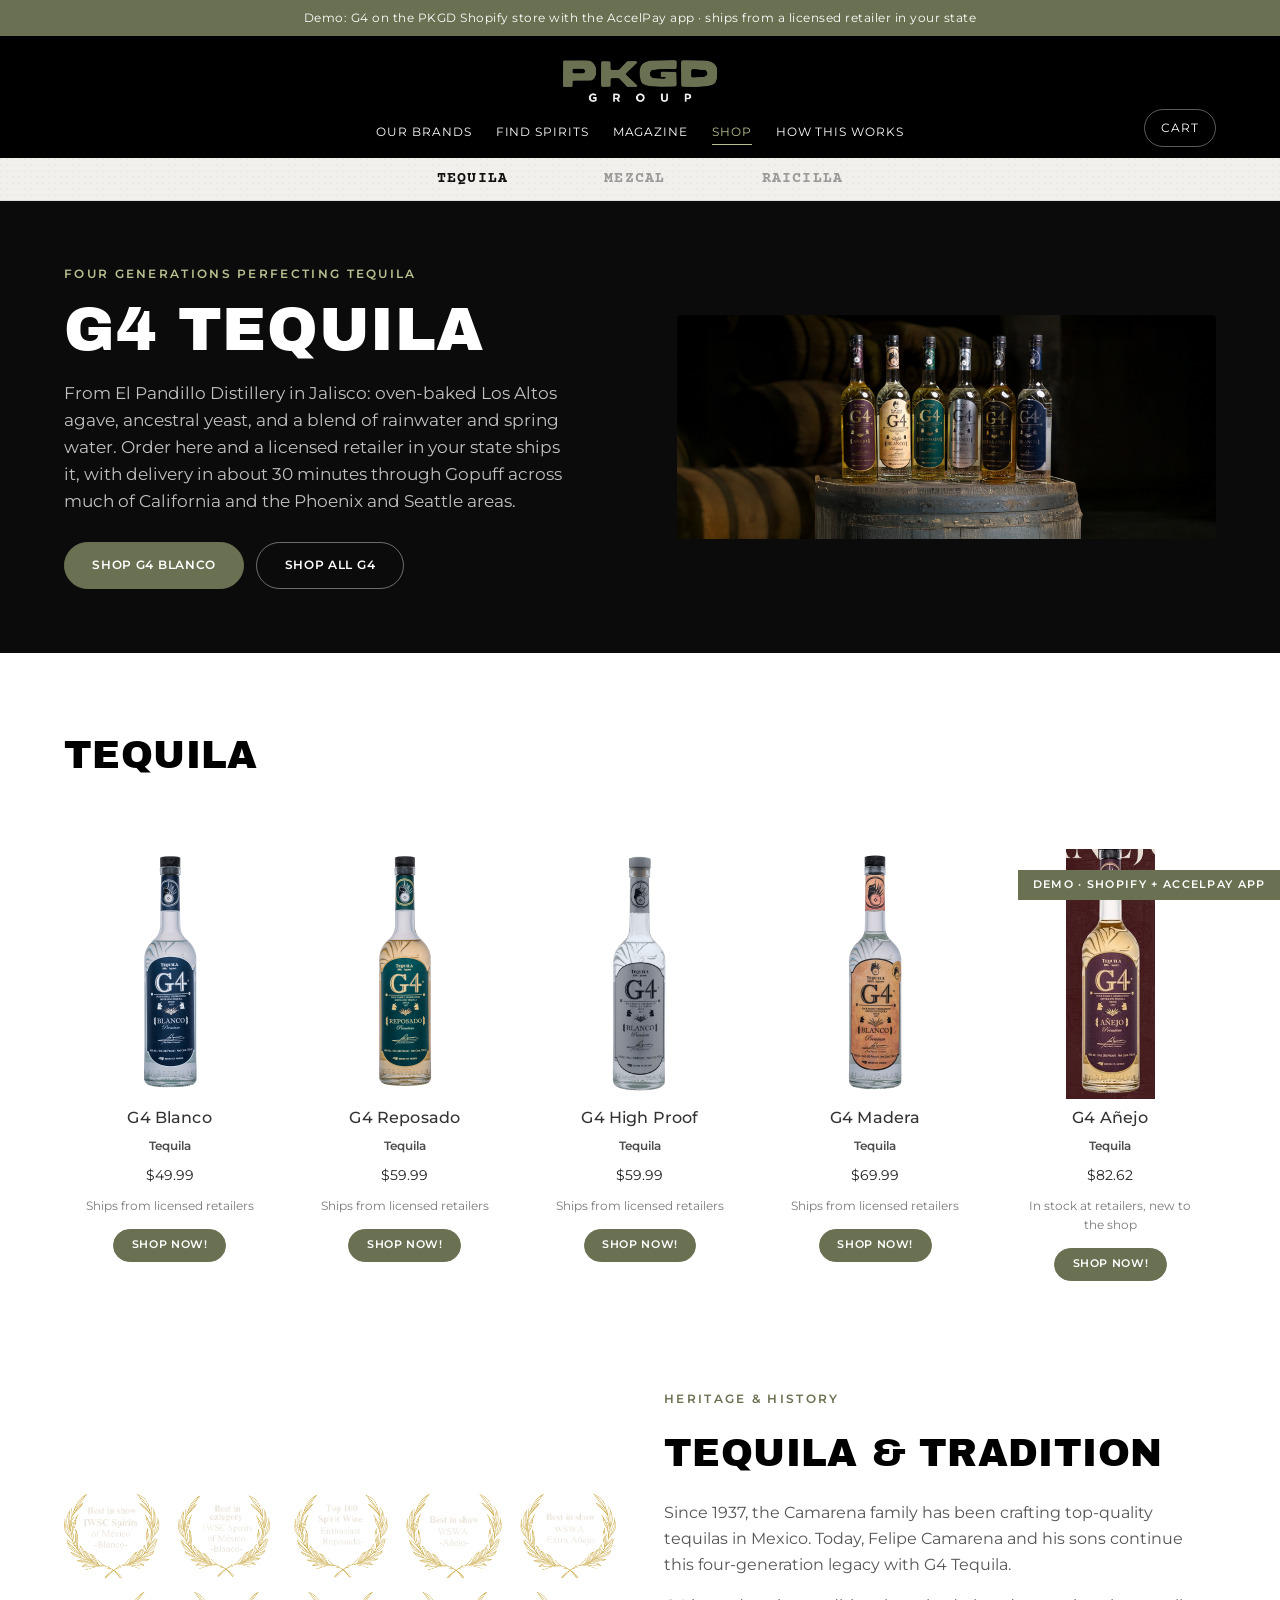
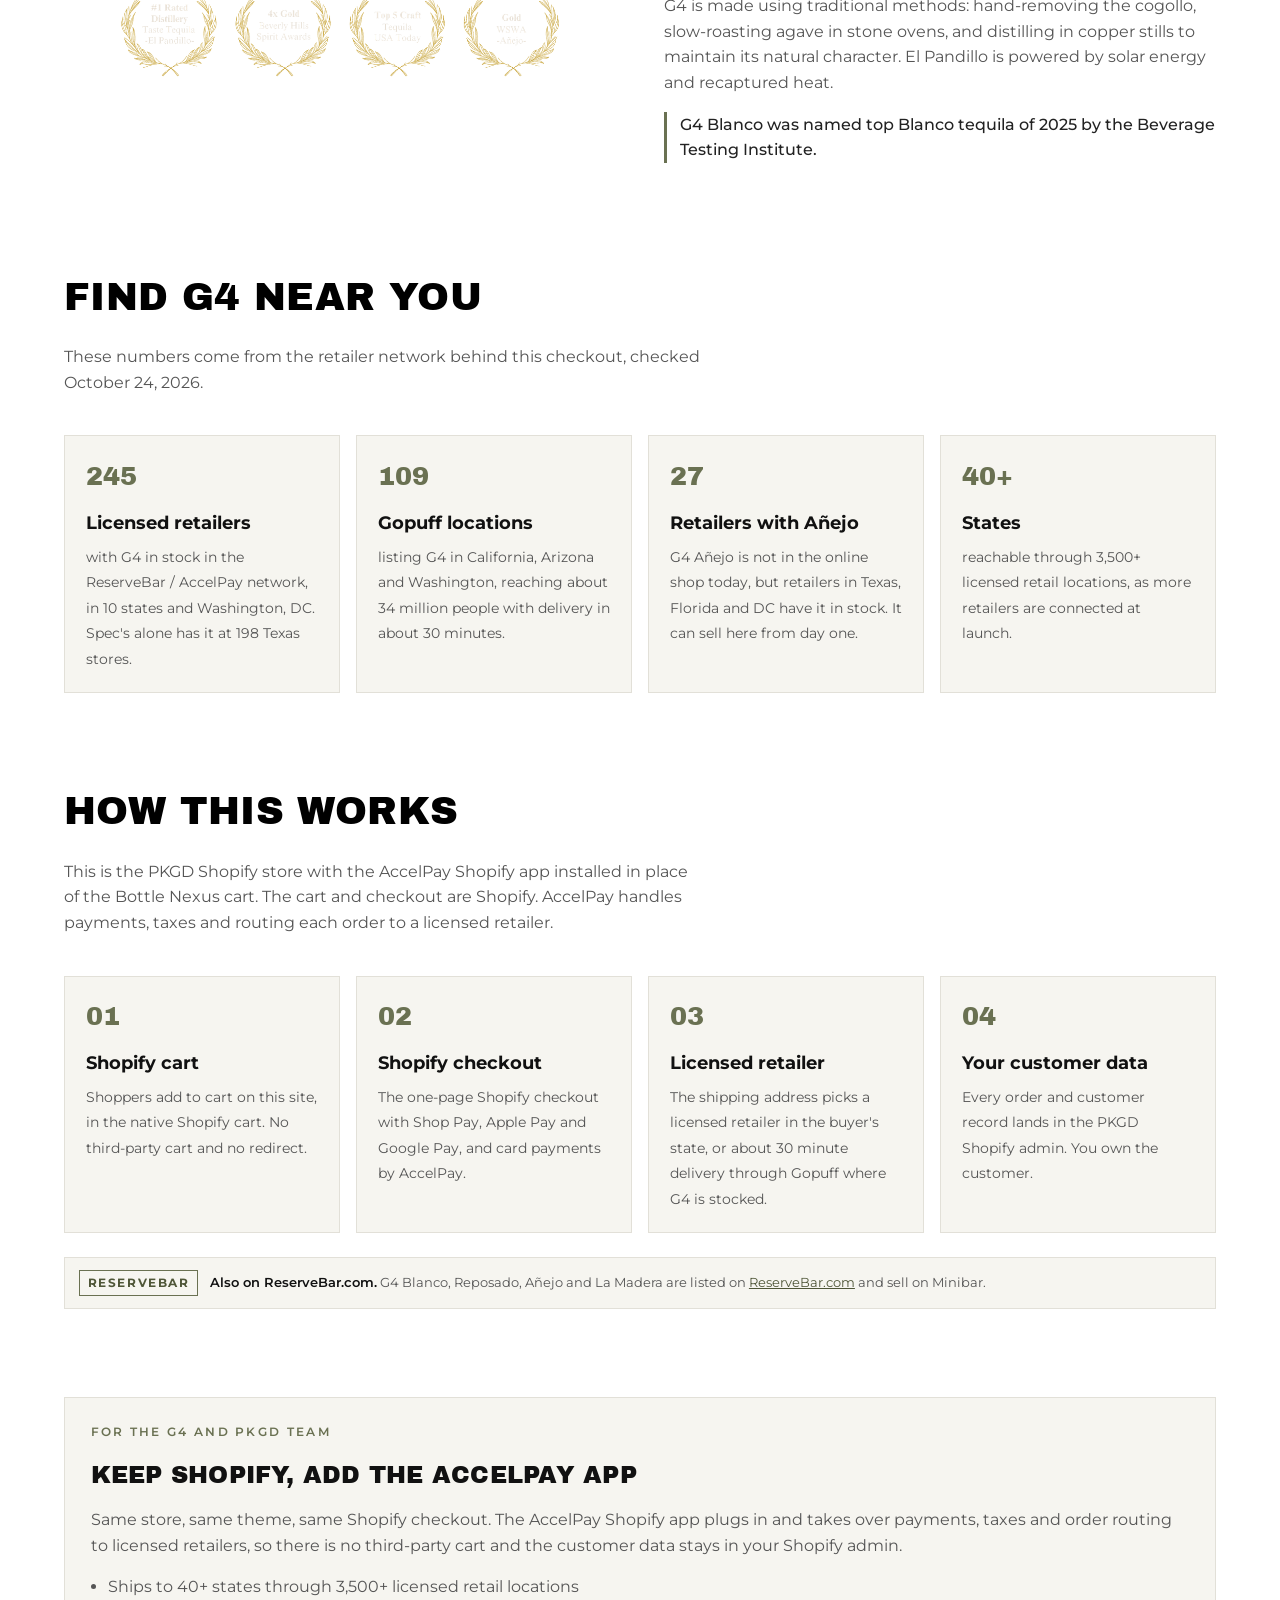
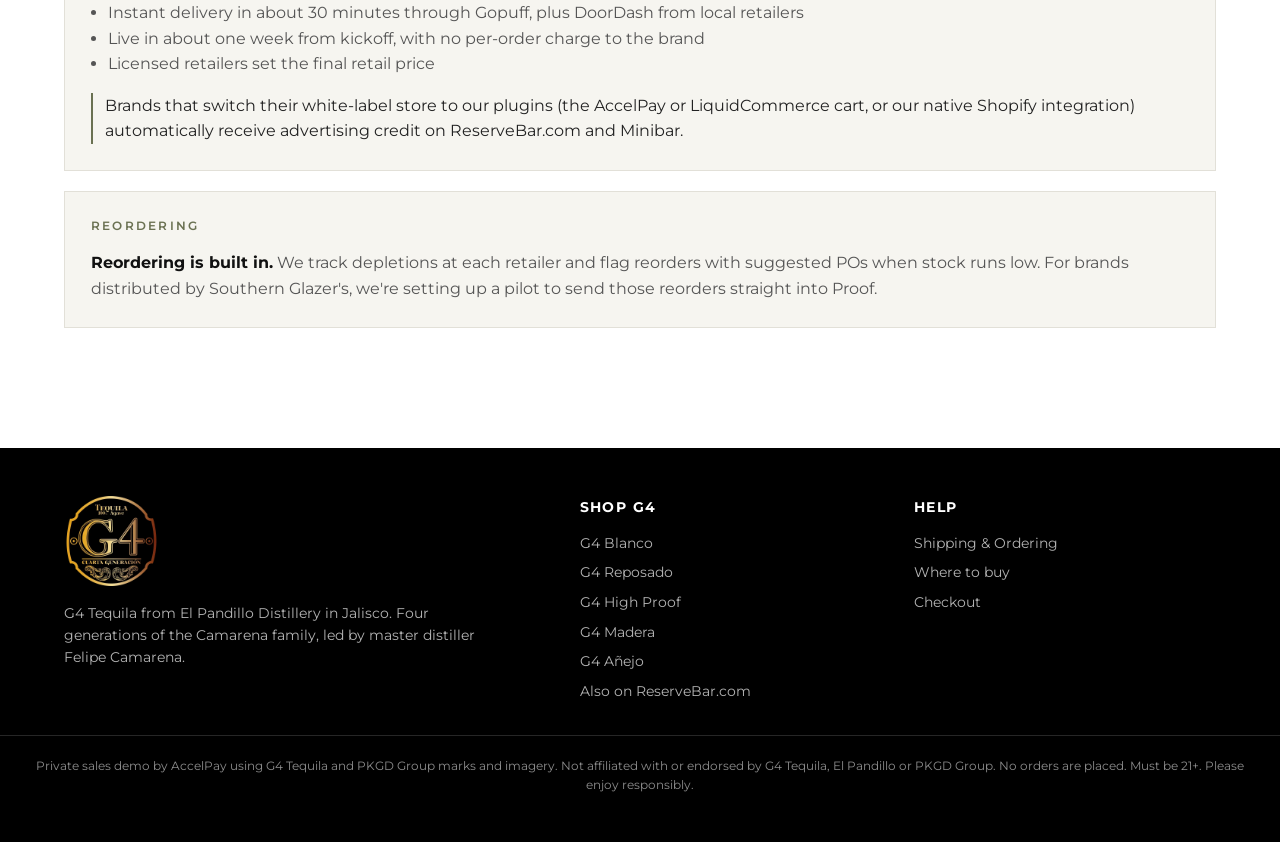
<file: index.html>
<!doctype html>
<html lang="en">
<head>
<meta charset="utf-8">
<meta name="viewport" content="width=device-width,initial-scale=1">
<title>G4 Tequila | PKGD Shop</title>
<meta name="robots" content="noindex,nofollow">
<link rel="icon" href="assets/pkgd-icon.png">
<link rel="preconnect" href="https://fonts.googleapis.com">
<link rel="preconnect" href="https://fonts.gstatic.com" crossorigin>
<link rel="stylesheet" href="https://fonts.googleapis.com/css2?family=Montserrat:wght@400;500;600;700&family=Archivo+Black&family=Courier+Prime:wght@700&display=swap">
<link rel="stylesheet" href="styles.css?v=1">
</head>
<body>
<div class="announce">Demo: G4 on the PKGD Shopify store with the AccelPay app &middot; ships from a licensed retailer in your state</div>
<header class="top">
  <div class="hdr">
    <a href="index.html" class="logo-link"><img class="logo" src="assets/pkgd-logo.png" alt="PKGD Group"></a>
    <nav class="main">
      <a href="index.html#story">Our brands</a>
      <a href="index.html#find">Find spirits</a>
      <a href="index.html#story">Magazine</a>
      <a href="index.html#shop" aria-current="page">Shop</a>
      <a href="index.html#how">How this works</a>
    </nav>
    <div class="hdr-actions">
      <button class="burger" id="burger" aria-label="Menu">&#9776;</button>
      <button class="cart-pill" data-cart-toggle aria-label="Open cart">
        <span class="lbl">Cart</span>
        <span class="count" data-cart-count hidden>0</span>
      </button>
    </div>
  </div>
  <div class="subnav"><a href="index.html#shop">Tequila</a><span>Mezcal</span><span>Raicilla</span></div>
</header>
<section class="hero">
  <div class="hero-inner">
    <div>
      <div class="eyebrow">Four generations perfecting tequila</div>
      <h1>G4 Tequila</h1>
      <p>From El Pandillo Distillery in Jalisco: oven-baked Los Altos agave, ancestral yeast, and a blend of rainwater and spring water. Order here and a licensed retailer in your state ships it, with delivery in about 30 minutes through Gopuff across much of California and the Phoenix and Seattle areas.</p>
      <div style="display:flex;gap:.75rem;flex-wrap:wrap">
        <a class="btn" href="product.html">Shop G4 Blanco</a>
        <a class="btn ghost" href="#shop">Shop all G4</a>
      </div>
    </div>
    <div class="shot"><img src="assets/hero-bottles.jpg" alt="G4 Tequila expressions on a barrel"></div>
  </div>
</section>

<section class="band" id="shop">
  <div class="section-head">
    <h2>Tequila</h2>
  </div>
  <div class="grid" id="collection-grid"></div>
</section>

<section class="band" id="story" style="padding-top:1rem">
  <div class="split">
    <img src="assets/group55.png" alt="G4 Tequila">
    <div>
      <div class="eyebrow">Heritage &amp; history</div>
      <h2 class="h2">Tequila &amp; tradition</h2>
      <p>Since 1937, the Camarena family has been crafting top-quality tequilas in Mexico. Today, Felipe Camarena and his sons continue this four-generation legacy with G4 Tequila.</p>
      <p>G4 is made using traditional methods: hand-removing the cogollo, slow-roasting agave in stone ovens, and distilling in copper stills to maintain its natural character. El Pandillo is powered by solar energy and recaptured heat.</p>
      <p class="award">G4 Blanco was named top Blanco tequila of 2025 by the Beverage Testing Institute.</p>
    </div>
  </div>
</section>

<section class="band" id="find" style="padding-top:1rem">
  <div class="section-head">
    <h2>Find G4 near you</h2>
    <p>These numbers come from the retailer network behind this checkout, checked October 24, 2026.</p>
  </div>
  <div class="how">
    <div class="step"><span class="n">245</span><b>Licensed retailers</b><span>with G4 in stock in the ReserveBar / AccelPay network, in 10 states and Washington, DC. Spec's alone has it at 198 Texas stores.</span></div>
    <div class="step"><span class="n">109</span><b>Gopuff locations</b><span>listing G4 in California, Arizona and Washington, reaching about 34 million people with delivery in about 30 minutes.</span></div>
    <div class="step"><span class="n">27</span><b>Retailers with Añejo</b><span>G4 Añejo is not in the online shop today, but retailers in Texas, Florida and DC have it in stock. It can sell here from day one.</span></div>
    <div class="step"><span class="n">40+</span><b>States</b><span>reachable through 3,500+ licensed retail locations, as more retailers are connected at launch.</span></div>
  </div>
</section>

<section class="band" id="how" style="padding-top:1rem">
  <div class="section-head">
    <h2>How this works</h2>
    <p>This is the PKGD Shopify store with the AccelPay Shopify app installed in place of the Bottle Nexus cart. The cart and checkout are Shopify. AccelPay handles payments, taxes and routing each order to a licensed retailer.</p>
  </div>
  <div class="how">
    <div class="step"><span class="n">01</span><b>Shopify cart</b><span>Shoppers add to cart on this site, in the native Shopify cart. No third-party cart and no redirect.</span></div>
    <div class="step"><span class="n">02</span><b>Shopify checkout</b><span>The one-page Shopify checkout with Shop Pay, Apple Pay and Google Pay, and card payments by AccelPay.</span></div>
    <div class="step"><span class="n">03</span><b>Licensed retailer</b><span>The shipping address picks a licensed retailer in the buyer's state, or about 30 minute delivery through Gopuff where G4 is stocked.</span></div>
    <div class="step"><span class="n">04</span><b>Your customer data</b><span>Every order and customer record lands in the PKGD Shopify admin. You own the customer.</span></div>
  </div>
  <div class="rb-note" style="margin-top:1.5rem"><span class="rb-mark">ReserveBar</span><span><b>Also on ReserveBar.com.</b> G4 Blanco, Reposado, Añejo and La Madera are listed on <a href="https://www.reservebar.com/collections/g4-tequila" target="_blank" rel="noopener">ReserveBar.com</a> and sell on Minibar.</span></div>
</section>

<section class="band" style="padding-top:1rem">
  <div class="panel">
    <div class="eyebrow">For the G4 and PKGD team</div>
    <h2>Keep Shopify, add the AccelPay app</h2>
    <p style="margin:0 0 1rem">Same store, same theme, same Shopify checkout. The AccelPay Shopify app plugs in and takes over payments, taxes and order routing to licensed retailers, so there is no third-party cart and the customer data stays in your Shopify admin.</p>
    <ul style="margin:0 0 1rem;padding-left:1.1rem">
      <li>Ships to 40+ states through 3,500+ licensed retail locations</li>
      <li>Instant delivery in about 30 minutes through Gopuff, plus DoorDash from local retailers</li>
      <li>Live in about one week from kickoff, with no per-order charge to the brand</li>
      <li>Licensed retailers set the final retail price</li>
    </ul>
    <p class="credit">Brands that switch their white-label store to our plugins (the AccelPay or LiquidCommerce cart, or our native Shopify integration) automatically receive advertising credit on ReserveBar.com and Minibar.</p>
  </div>
  <div class="panel">
    <div class="eyebrow">Reordering</div>
    <p style="margin:0"><b>Reordering is built in.</b> We track depletions at each retailer and flag reorders with suggested POs when stock runs low. For brands distributed by Southern Glazer's, we're setting up a pilot to send those reorders straight into Proof.</p>
  </div>
</section>
<footer class="site">
  <div class="ft">
    <div>
      <img src="assets/g4-logo.webp" alt="G4 Tequila" style="height:90px;width:auto">
      <p style="font-size:.86rem;margin-top:1rem;max-width:26rem;color:var(--muted)">G4 Tequila from El Pandillo Distillery in Jalisco. Four generations of the Camarena family, led by master distiller Felipe Camarena.</p>
    </div>
    <div><h4>Shop G4</h4><ul>
      <li><a href="product.html">G4 Blanco</a></li>
      <li><a href="product.html?p=g4-reposado">G4 Reposado</a></li>
      <li><a href="product.html?p=g4-high-proof">G4 High Proof</a></li>
      <li><a href="product.html?p=g4-madera">G4 Madera</a></li>
      <li><a href="product.html?p=g4-anejo">G4 Añejo</a></li>
      <li><a href="https://www.reservebar.com/collections/g4-tequila" target="_blank" rel="noopener">Also on ReserveBar.com</a></li></ul></div>
    <div><h4>Help</h4><ul>
      <li><a href="index.html#how">Shipping &amp; Ordering</a></li>
      <li><a href="index.html#find">Where to buy</a></li>
      <li><a href="checkout.html">Checkout</a></li></ul></div>
  </div>
  <div class="legal-row">
    Private sales demo by AccelPay using G4 Tequila and PKGD Group marks and imagery. Not affiliated with or endorsed by G4 Tequila, El Pandillo or PKGD Group.
    No orders are placed. Must be 21+. Please enjoy responsibly.
  </div>
</footer>

<div class="scrim" id="scrim"></div>
<aside class="drawer" id="drawer" aria-label="Your cart">
  <div class="dh"><h2>Your cart</h2><button class="x" id="drawer-close" aria-label="Close">&times;</button></div>
  <div class="cols"><span>Product</span><span>Total</span></div>
  <div class="items" id="drawer-items"></div>
  <div class="df" id="drawer-foot"></div>
</aside>
<div class="ribbon">Demo &middot; Shopify + AccelPay app</div>
<script src="app.js?v=1"></script>
<script>
(function () {
  var grid = document.getElementById('collection-grid');
  if (!grid || !window.G4Demo) return;
  var D = window.G4Demo, m = D.money;
  grid.innerHTML = D.order.map(function (k) {
    var p = D.catalog[k];
    var href = 'product.html' + (k === 'g4-tequila-blanco' ? '' : '?p=' + k);
    return '<a class="card" href="' + href + '"><div class="shot"><img src="' + p.image + '" alt="' + p.short + '"></div>' +
      '<h3>' + p.name + '</h3><span class="tag">' + p.tag + '</span>' +
      '<span class="price">' + m(p.price) + '</span>' +
      '<span class="avail">' + (p.shop ? 'Ships from licensed retailers' : 'In stock at retailers, new to the shop') + '</span>' +
      '<span class="btn sm" data-add="' + k + '">Shop now!</span></a>';
  }).join('');
  grid.querySelectorAll('[data-add]').forEach(function (b) {
    b.addEventListener('click', function (e) { e.preventDefault(); D.add(b.getAttribute('data-add'), 1); });
  });
})();
</script>
</body>
</html>
</file>
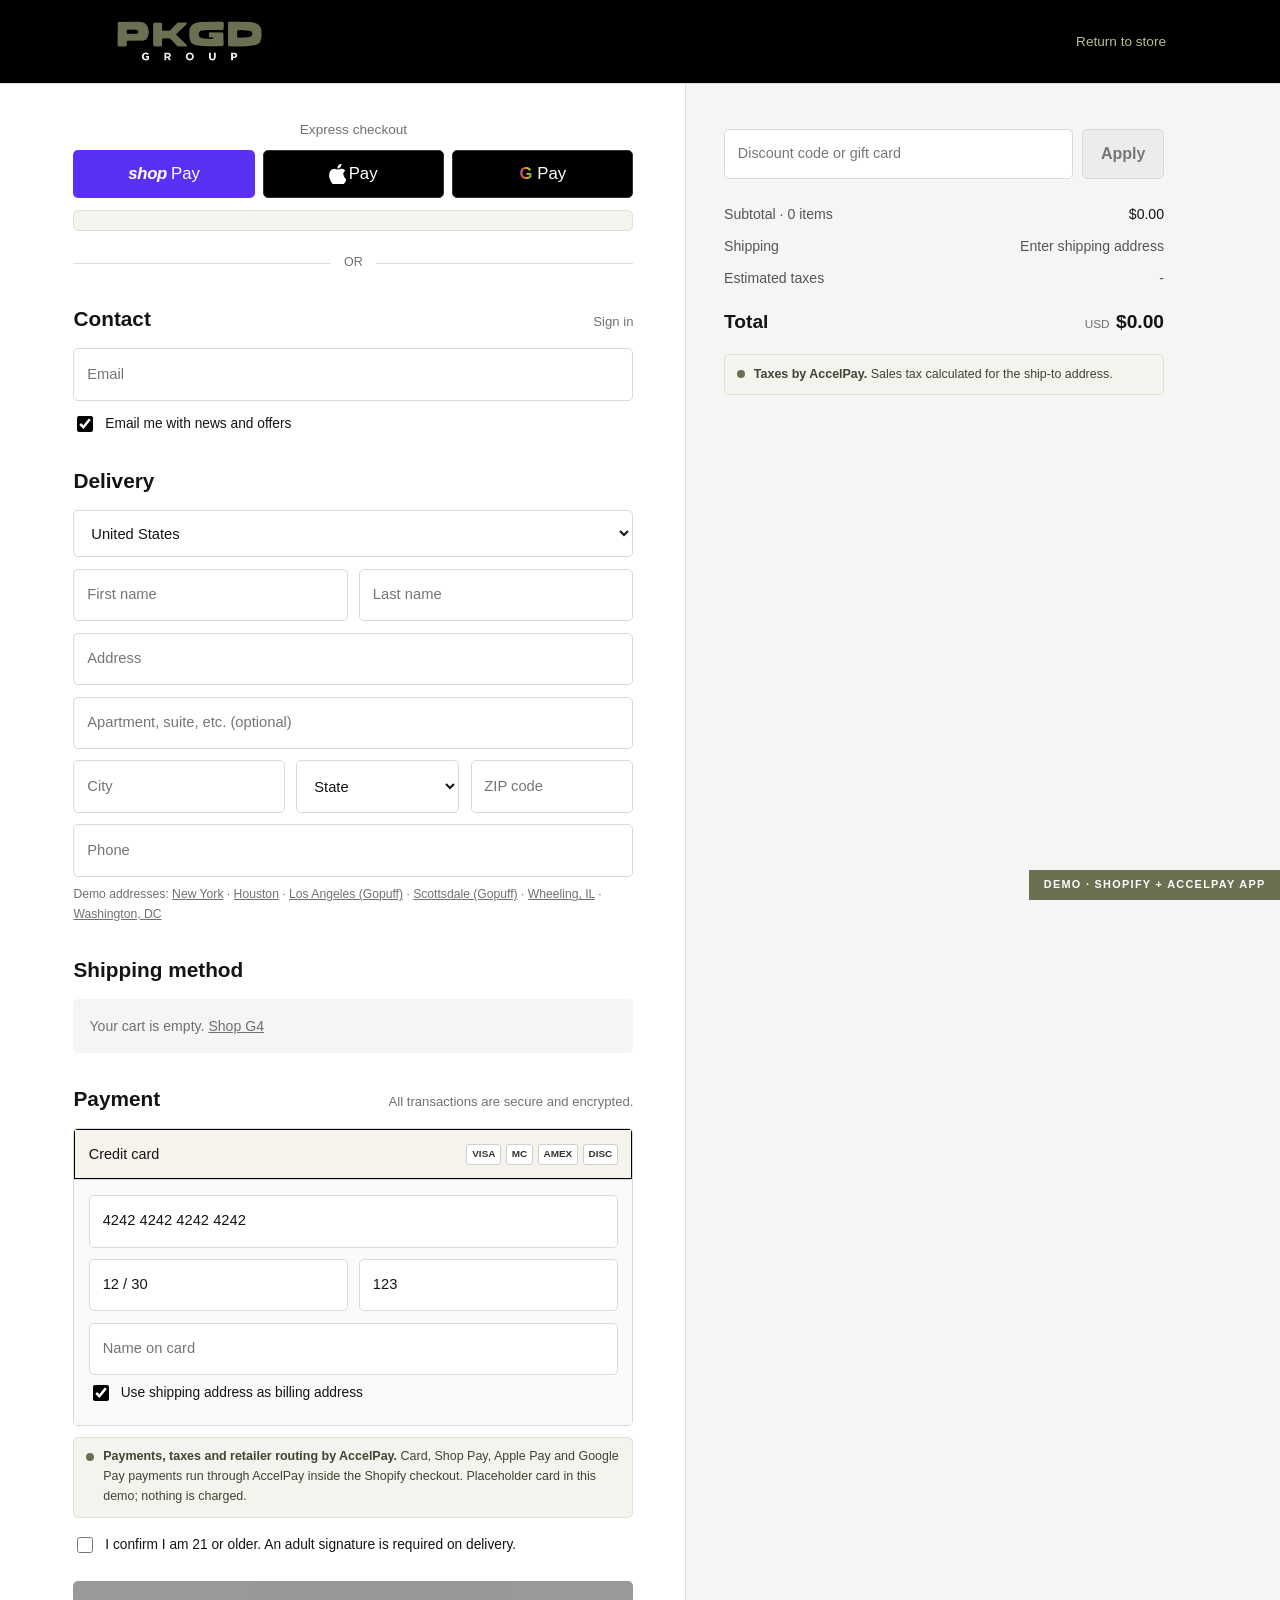
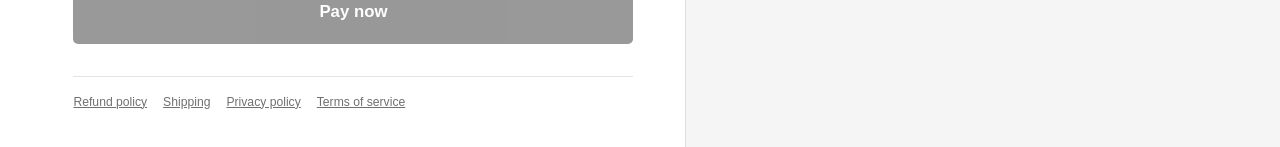
<file: checkout.html>
<!doctype html>
<html lang="en">
<head>
<meta charset="utf-8">
<meta name="viewport" content="width=device-width,initial-scale=1">
<title>Checkout | PKGD Shop</title>
<meta name="robots" content="noindex,nofollow">
<link rel="icon" href="assets/pkgd-icon.png">
<link rel="preconnect" href="https://fonts.googleapis.com">
<link rel="preconnect" href="https://fonts.gstatic.com" crossorigin>
<link rel="stylesheet" href="https://fonts.googleapis.com/css2?family=Montserrat:wght@400;500;600;700&family=Archivo+Black&family=Courier+Prime:wght@700&display=swap">
<link rel="stylesheet" href="styles.css?v=1">
</head>
<body class="co">
<div class="co-head"><div class="in">
  <a href="index.html"><img src="assets/pkgd-logo.png" alt="PKGD Group"></a>
  <a class="bag" href="index.html#shop">Return to store</a>
</div></div>

<div id="confirmed" hidden>
  <div class="thanks">
    <h1>Thank you!</h1>
    <p>This is a demo, so nothing was charged and no order was sent.</p>
    <p class="num" id="order-num"></p>
    <p id="order-by"></p>
    <p id="order-total"></p>
    <p style="font-size:.85rem">On the live store, this order and the customer record appear in the PKGD Shopify admin.</p>
    <a class="pay-btn" href="index.html" style="display:inline-block;width:auto;padding:.9rem 1.6rem;text-decoration:none">Continue shopping</a>
  </div>
</div>

<div id="checkout-view" class="checkout">
  <div class="co-left"><div class="inner">
    <form id="co-form" autocomplete="off">
      <div class="xp-title">Express checkout</div>
      <div id="xpay-top"></div>
      <div id="xpay-note" class="callout" hidden></div>
      <div class="or"><span>OR</span></div>
      <div class="co-h">Contact <small>Sign in</small></div>
      <input class="co-field" type="email" name="email" placeholder="Email" required>
      <label class="co-chk"><input type="checkbox" checked> Email me with news and offers</label>

      <div class="co-h">Delivery</div>
      <select class="co-field" aria-label="Country/Region"><option>United States</option></select>
      <div class="co-row">
        <input class="co-field" name="first" placeholder="First name" required>
        <input class="co-field" name="last" placeholder="Last name" required>
      </div>
      <input class="co-field" name="address1" placeholder="Address" required>
      <input class="co-field" name="address2" placeholder="Apartment, suite, etc. (optional)">
      <div class="co-row3">
        <input class="co-field" name="city" placeholder="City" required>
        <select class="co-field" id="state" aria-label="State" required><option value="">State</option>
          <option value="AL">Alabama</option><option value="AK">Alaska</option><option value="AZ">Arizona</option><option value="AR">Arkansas</option><option value="CA">California</option><option value="CO">Colorado</option><option value="CT">Connecticut</option><option value="DE">Delaware</option><option value="DC">District of Columbia</option><option value="FL">Florida</option><option value="GA">Georgia</option><option value="HI">Hawaii</option><option value="ID">Idaho</option><option value="IL">Illinois</option><option value="IN">Indiana</option><option value="IA">Iowa</option><option value="KS">Kansas</option><option value="KY">Kentucky</option><option value="LA">Louisiana</option><option value="ME">Maine</option><option value="MD">Maryland</option><option value="MA">Massachusetts</option><option value="MI">Michigan</option><option value="MN">Minnesota</option><option value="MS">Mississippi</option><option value="MO">Missouri</option><option value="MT">Montana</option><option value="NE">Nebraska</option><option value="NV">Nevada</option><option value="NH">New Hampshire</option><option value="NJ">New Jersey</option><option value="NM">New Mexico</option><option value="NY">New York</option><option value="NC">North Carolina</option><option value="ND">North Dakota</option><option value="OH">Ohio</option><option value="OK">Oklahoma</option><option value="OR">Oregon</option><option value="PA">Pennsylvania</option><option value="RI">Rhode Island</option><option value="SC">South Carolina</option><option value="SD">South Dakota</option><option value="TN">Tennessee</option><option value="TX">Texas</option><option value="UT">Utah</option><option value="VT">Vermont</option><option value="VA">Virginia</option><option value="WA">Washington</option><option value="WV">West Virginia</option><option value="WI">Wisconsin</option><option value="WY">Wyoming</option>
        </select>
        <input class="co-field" id="zip" name="zip" placeholder="ZIP code" inputmode="numeric" maxlength="5" required>
      </div>
      <input class="co-field" name="phone" placeholder="Phone" type="tel">
      <div style="font-size:.76rem;color:#707070;margin:-.2rem 0 .3rem">Demo addresses:
        <a href="#" data-fill="350 E 13th St|New York|10009" onclick="return false">New York</a> &middot;
        <a href="#" data-fill="1001 Westheimer Rd|Houston|77006" onclick="return false">Houston</a> &middot;
        <a href="#" data-fill="1200 Sunset Blvd|Los Angeles|90028" onclick="return false">Los Angeles (Gopuff)</a> &middot;
        <a href="#" data-fill="7014 E Camelback Rd|Scottsdale|85251" onclick="return false">Scottsdale (Gopuff)</a> &middot;
        <a href="#" data-fill="255 W Dundee Rd|Wheeling|60090" onclick="return false">Wheeling, IL</a> &middot;
        <a href="#" data-fill="1350 Connecticut Ave NW|Washington|20036" onclick="return false">Washington, DC</a>
      </div>

      <div class="co-h">Shipping method</div>
      <div id="rates"></div>

      <div class="co-h">Payment <small>All transactions are secure and encrypted.</small></div>
      <div class="pay-box">
        <div class="ph"><span>Credit card</span><span class="cards"><span>VISA</span><span>MC</span><span>AMEX</span><span>DISC</span></span></div>
        <div class="pb">
          <input class="co-field" placeholder="Card number" value="4242 4242 4242 4242" aria-label="Card number">
          <div class="co-row">
            <input class="co-field" placeholder="Expiration date (MM / YY)" value="12 / 30" aria-label="Expiration">
            <input class="co-field" placeholder="Security code" value="123" aria-label="Security code">
          </div>
          <input class="co-field" placeholder="Name on card" aria-label="Name on card" style="margin-bottom:.3rem">
          <label class="co-chk"><input type="checkbox" checked> Use shipping address as billing address</label>
        </div>
      </div>
      <div class="callout"><span class="dot"></span><span><b>Payments, taxes and retailer routing by AccelPay.</b> Card, Shop Pay, Apple Pay and Google Pay payments run through AccelPay inside the Shopify checkout. Placeholder card in this demo; nothing is charged.</span></div>
      <label class="co-chk" style="margin-top:1rem"><input type="checkbox" required> I confirm I am 21 or older. An adult signature is required on delivery.</label>
      <button class="pay-btn" id="pay" type="submit" disabled>Pay now</button>
      <div class="co-links"><a href="#">Refund policy</a><a href="#">Shipping</a><a href="#">Privacy policy</a><a href="#">Terms of service</a></div>
    </form>
  </div></div>
  <div class="co-right"><div class="inner" id="os"></div></div>
</div>
<div class="ribbon">Demo &middot; Shopify + AccelPay app</div>
<script src="app.js?v=1"></script>
<script>
(function () {
  if (!new URLSearchParams(location.search).get('confirmed')) return;
  var raw = null; try { raw = JSON.parse(sessionStorage.getItem('g4-order')); } catch (e) {}
  document.getElementById('checkout-view').hidden = true;
  document.getElementById('checkout-view').style.display = 'none';
  document.getElementById('confirmed').hidden = false;
  if (raw) {
    document.getElementById('order-num').textContent = 'Demo order ' + raw.n;
    document.getElementById('order-by').textContent = (raw.kind === 'delivery' ? 'Would be delivered by ' : 'Would be sold and shipped by ') + raw.by + ', a licensed retailer.';
    document.getElementById('order-total').textContent = 'Total $' + (raw.total / 100).toFixed(2) + ' USD';
  }
})();
</script>
</body>
</html>
</file>
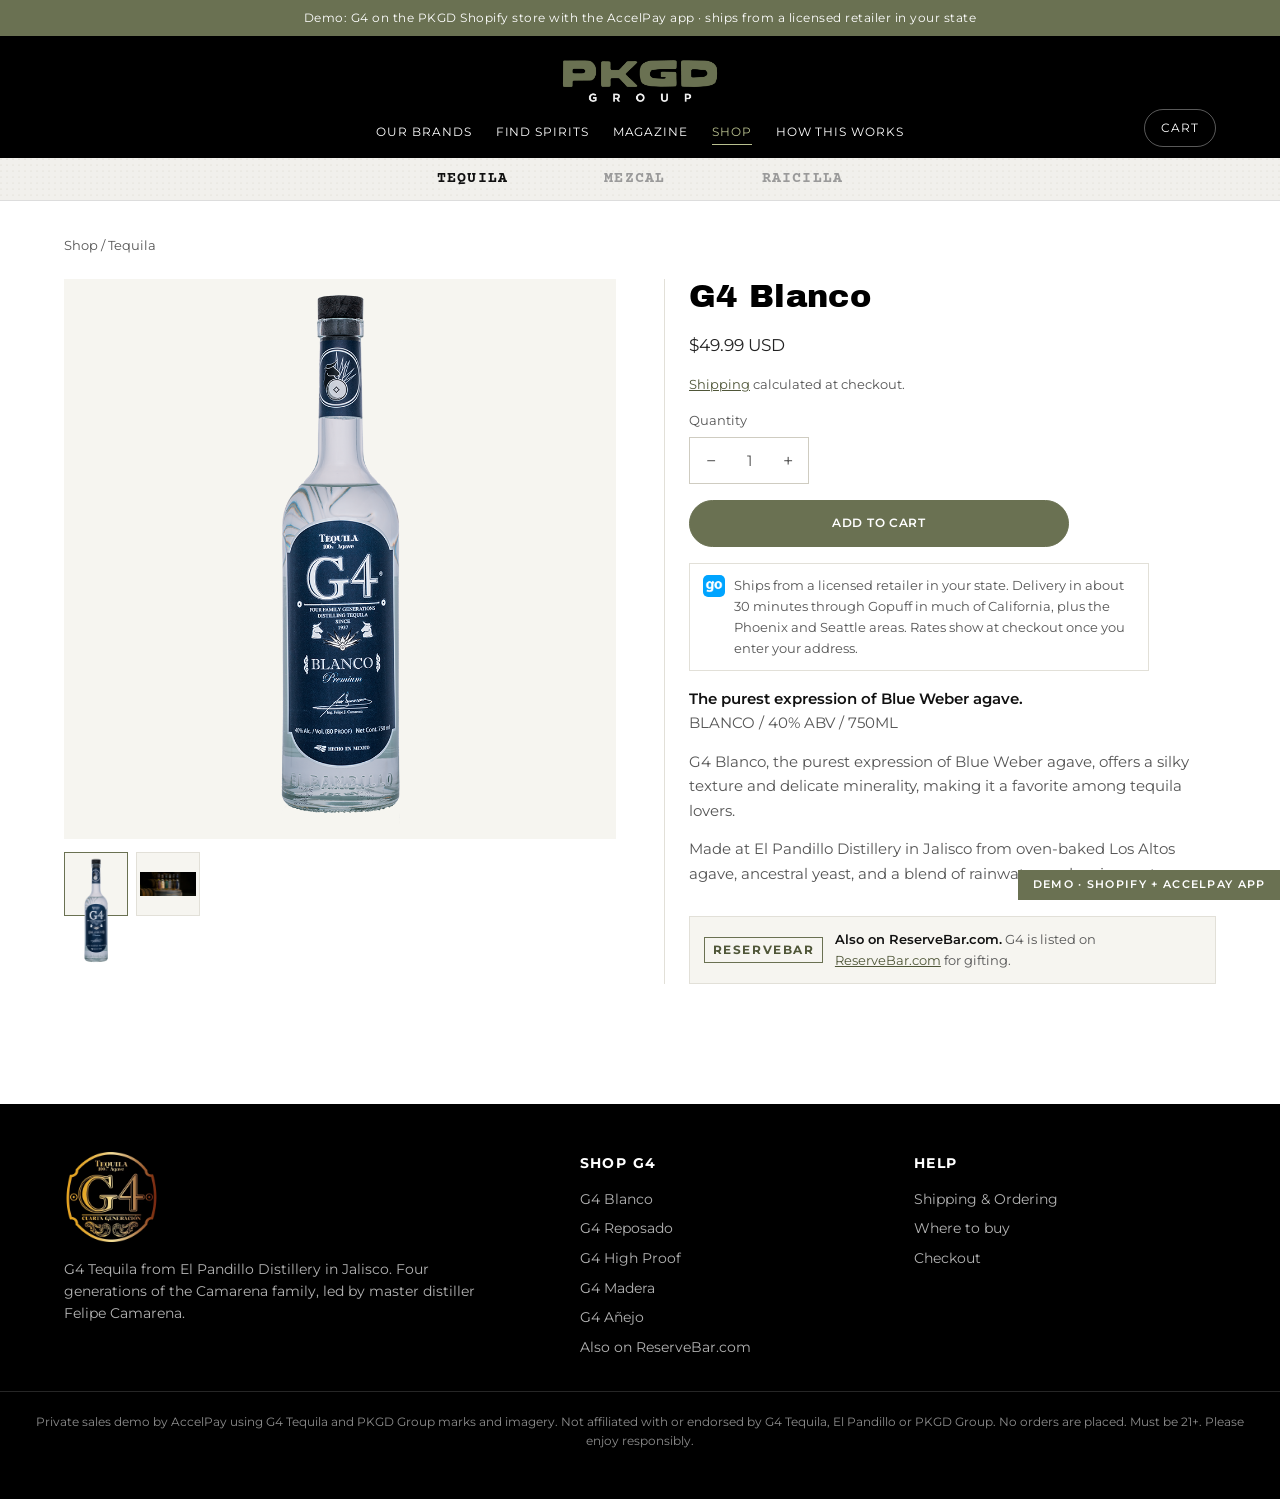
<file: product.html>
<!doctype html>
<html lang="en">
<head>
<meta charset="utf-8">
<meta name="viewport" content="width=device-width,initial-scale=1">
<title>G4 Blanco | PKGD Shop</title>
<meta name="robots" content="noindex,nofollow">
<link rel="icon" href="assets/pkgd-icon.png">
<link rel="preconnect" href="https://fonts.googleapis.com">
<link rel="preconnect" href="https://fonts.gstatic.com" crossorigin>
<link rel="stylesheet" href="https://fonts.googleapis.com/css2?family=Montserrat:wght@400;500;600;700&family=Archivo+Black&family=Courier+Prime:wght@700&display=swap">
<link rel="stylesheet" href="styles.css?v=1">
</head>
<body>
<div class="announce">Demo: G4 on the PKGD Shopify store with the AccelPay app &middot; ships from a licensed retailer in your state</div>
<header class="top">
  <div class="hdr">
    <a href="index.html" class="logo-link"><img class="logo" src="assets/pkgd-logo.png" alt="PKGD Group"></a>
    <nav class="main">
      <a href="index.html#story">Our brands</a>
      <a href="index.html#find">Find spirits</a>
      <a href="index.html#story">Magazine</a>
      <a href="index.html#shop" aria-current="page">Shop</a>
      <a href="index.html#how">How this works</a>
    </nav>
    <div class="hdr-actions">
      <button class="burger" id="burger" aria-label="Menu">&#9776;</button>
      <button class="cart-pill" data-cart-toggle aria-label="Open cart">
        <span class="lbl">Cart</span>
        <span class="count" data-cart-count hidden>0</span>
      </button>
    </div>
  </div>
  <div class="subnav"><a href="index.html#shop">Tequila</a><span>Mezcal</span><span>Raicilla</span></div>
</header>
<main class="band" style="padding-top:2.2rem">
  <div class="crumbs"><a href="index.html">Shop</a> / <a href="index.html#shop">Tequila</a></div>
  <div class="pdp" id="pdp" data-handle="g4-tequila-blanco"></div>
</main>
<script>
(function () { var p = new URLSearchParams(location.search).get('p'); if (p) document.getElementById('pdp').setAttribute('data-handle', p); })();
</script>
<footer class="site">
  <div class="ft">
    <div>
      <img src="assets/g4-logo.webp" alt="G4 Tequila" style="height:90px;width:auto">
      <p style="font-size:.86rem;margin-top:1rem;max-width:26rem;color:var(--muted)">G4 Tequila from El Pandillo Distillery in Jalisco. Four generations of the Camarena family, led by master distiller Felipe Camarena.</p>
    </div>
    <div><h4>Shop G4</h4><ul>
      <li><a href="product.html">G4 Blanco</a></li>
      <li><a href="product.html?p=g4-reposado">G4 Reposado</a></li>
      <li><a href="product.html?p=g4-high-proof">G4 High Proof</a></li>
      <li><a href="product.html?p=g4-madera">G4 Madera</a></li>
      <li><a href="product.html?p=g4-anejo">G4 Añejo</a></li>
      <li><a href="https://www.reservebar.com/collections/g4-tequila" target="_blank" rel="noopener">Also on ReserveBar.com</a></li></ul></div>
    <div><h4>Help</h4><ul>
      <li><a href="index.html#how">Shipping &amp; Ordering</a></li>
      <li><a href="index.html#find">Where to buy</a></li>
      <li><a href="checkout.html">Checkout</a></li></ul></div>
  </div>
  <div class="legal-row">
    Private sales demo by AccelPay using G4 Tequila and PKGD Group marks and imagery. Not affiliated with or endorsed by G4 Tequila, El Pandillo or PKGD Group.
    No orders are placed. Must be 21+. Please enjoy responsibly.
  </div>
</footer>

<div class="scrim" id="scrim"></div>
<aside class="drawer" id="drawer" aria-label="Your cart">
  <div class="dh"><h2>Your cart</h2><button class="x" id="drawer-close" aria-label="Close">&times;</button></div>
  <div class="cols"><span>Product</span><span>Total</span></div>
  <div class="items" id="drawer-items"></div>
  <div class="df" id="drawer-foot"></div>
</aside>
<div class="ribbon">Demo &middot; Shopify + AccelPay app</div>
<script src="app.js?v=1"></script>
</body>
</html>
</file>
<file: styles.css>
/* G4 Tequila x AccelPay demo storefront (PKGD Group Shopify store look).
   Base copied from the Le Portier demo; the G4 / PKGD overrides at the end of the
   file switch it to shop.pkgdgroup.com: black header, white page, olive (#6a7152)
   rounded buttons, heavy display headings, Montserrat body.

   The .lce-* classes mimic what the LiquidCommerce Elements SDK renders
   (product element, cart drawer, checkout). If the SDK is switched on later it
   renders inside a closed shadow root and these stop applying; keep the
   customTheme in elements-config.js in sync with these values. */

:root {
  --black:     #000000;
  --panel:     #0d0d0d;
  --panel-2:   #151515;
  --ink:       #f3f3f3;
  --muted:     rgba(243,243,243,.68);
  --muted-2:   rgba(243,243,243,.48);
  --line:      rgba(255,255,255,.14);
  --line-2:    rgba(255,255,255,.24);
  --gold:      #a58a56;
  --gold-hi:   #c2a56c;
  --gold-soft: rgba(165,138,86,.14);
  --green:     #6fbf8e;
  --red:       #e07a7a;

  --serif: "Times New Roman", Times, "Libre Caslon Text", Georgia, serif;
  --sans:  "Nunito Sans", -apple-system, BlinkMacSystemFont, "Helvetica Neue", Arial, sans-serif;
  --mono:  ui-monospace, SFMono-Regular, Menlo, monospace;
  --maxw:  1200px;
  --cart-glyph: url("data:image/svg+xml;utf8,<svg xmlns='http://www.w3.org/2000/svg' viewBox='0 0 24 24' fill='none' stroke='black' stroke-width='2' stroke-linecap='round' stroke-linejoin='round'><path d='M6 2 3 6v14a2 2 0 0 0 2 2h14a2 2 0 0 0 2-2V6l-3-4z'/><path d='M3 6h18'/><path d='M16 10a4 4 0 0 1-8 0'/></svg>");
}

* { box-sizing: border-box; }
html { scroll-behavior: smooth; }
body {
  margin: 0; background: var(--black); color: var(--ink);
  font-family: var(--sans); font-weight: 300; font-size: 16px; line-height: 1.6;
  letter-spacing: .02em; -webkit-font-smoothing: antialiased;
}
img { max-width: 100%; display: block; }
a { color: inherit; }
button { font: inherit; cursor: pointer; color: inherit; }
:focus-visible { outline: 2px solid var(--gold); outline-offset: 2px; }

/* ---------------------------------------------------------------- header */
.announce {
  background: #fff; color: #121212; text-align: center;
  font-family: var(--serif); font-size: .74rem; letter-spacing: .12em;
  text-transform: uppercase; padding: .5rem 1rem;
}
header.top { position: sticky; top: 0; z-index: 60; background: var(--black); border-bottom: 1px solid var(--line); }
.hdr { max-width: var(--maxw); margin: 0 auto; padding: .8rem 1.5rem; display: flex; align-items: center; gap: 2rem; }
.hdr img.logo { height: 62px; width: auto; }
nav.main { display: flex; gap: 1.5rem; flex-wrap: wrap; }
nav.main a {
  font-family: var(--serif); font-size: .82rem; letter-spacing: .06em; text-transform: uppercase;
  text-decoration: none; color: #fff; padding: .2rem 0; border-bottom: 1px solid transparent;
}
nav.main a:hover, nav.main a[aria-current] { color: var(--gold-hi); border-bottom-color: var(--gold); }
.hdr-actions { margin-left: auto; display: flex; align-items: center; gap: .75rem; }
.cart-pill {
  display: inline-flex; align-items: center; gap: .5rem; background: transparent;
  border: 1px solid var(--line-2); color: #fff; padding: .5rem 1rem;
  font-family: var(--serif); font-size: .78rem; letter-spacing: .08em; text-transform: uppercase;
}
.cart-pill:hover { border-color: var(--gold); color: var(--gold-hi); }
.cart-pill .count {
  background: var(--gold); color: #fff; min-width: 1.35rem; height: 1.35rem; border-radius: 999px;
  display: inline-grid; place-items: center; font-family: var(--mono); font-size: .7rem; padding: 0 .3rem;
}
.cart-pill .count[hidden] { display: none; }
.burger { display: none; background: none; border: none; font-size: 1.5rem; line-height: 1; color: #fff; }

/* ---------------------------------------------------------------- type + buttons */
.eyebrow { font-family: var(--sans); font-size: .72rem; font-weight: 600; letter-spacing: .2em; text-transform: uppercase; color: var(--gold-hi); margin-bottom: .9rem; }
h1, h2, h3 { font-family: var(--serif); font-weight: 400; letter-spacing: .03em; }
.rule { width: 190px; height: 2px; margin: 1.1rem auto 0; background: linear-gradient(90deg, transparent, var(--gold), transparent); }

.btn {
  display: inline-flex; align-items: center; justify-content: center; gap: .5rem;
  background: var(--gold); color: #fff; border: 1px solid var(--gold); border-radius: 0;
  padding: .8rem 1.7rem; font-family: var(--sans); font-weight: 600; font-size: .82rem;
  letter-spacing: .1em; text-transform: uppercase; text-decoration: none;
}
.btn:hover { background: var(--gold-hi); border-color: var(--gold-hi); }
.btn.ghost { background: transparent; color: #fff; border-color: var(--line-2); }
.btn.ghost:hover { border-color: var(--gold); color: var(--gold-hi); }
.btn:disabled { opacity: .4; cursor: not-allowed; }
.btn.block { width: 100%; }

/* ---------------------------------------------------------------- hero */
.hero { position: relative; overflow: hidden; border-bottom: 1px solid var(--line); }
.hero-inner { max-width: var(--maxw); margin: 0 auto; padding: 4rem 1.5rem; display: grid; grid-template-columns: 1.05fr 1fr; gap: 3rem; align-items: center; }
.hero h1 { font-size: clamp(2.3rem, 5.4vw, 3.8rem); line-height: 1.08; margin: 0 0 1rem; text-transform: uppercase; }
.hero p { color: var(--muted); font-size: 1.06rem; margin: 0 0 1.7rem; max-width: 32rem; }
.hero .shot img { width: 100%; max-height: 560px; object-fit: contain; }

/* ---------------------------------------------------------------- sections */
.band { max-width: var(--maxw); margin: 0 auto; padding: 4.5rem 1.5rem; }
.section-head { text-align: center; margin-bottom: 2.5rem; }
.section-head h2 { font-size: clamp(1.8rem, 4vw, 2.5rem); margin: 0; text-transform: uppercase; }
.section-head p { color: var(--muted); margin: 1rem auto 0; max-width: 40rem; }

.grid { display: grid; grid-template-columns: repeat(auto-fill, minmax(240px, 1fr)); gap: 1.5rem; }
.card {
  background: var(--panel); border: 1px solid var(--line); padding: 1.4rem 1.2rem 1.3rem;
  display: flex; flex-direction: column; gap: .55rem; text-align: center; text-decoration: none; color: inherit;
}
.card:hover { border-color: var(--gold); }
.card .shot { height: 250px; display: grid; place-items: center; overflow: hidden; }
.card .shot img { max-height: 250px; width: auto; object-fit: contain; }
.card h3 { font-size: 1.12rem; margin: 0; line-height: 1.25; text-transform: uppercase; min-height: 2.8rem; display: grid; place-items: center; }
.card .tag { font-size: .66rem; font-weight: 600; letter-spacing: .16em; text-transform: uppercase; color: var(--gold-hi); }
.card .price { font-family: var(--mono); font-size: .92rem; margin-top: auto; }
.card .avail { font-size: .76rem; color: var(--muted-2); }

.split { display: grid; grid-template-columns: 1fr 1fr; gap: 3rem; align-items: center; }
.split img { width: 100%; }
.split p { color: var(--muted); }

/* how it works */
.how { display: grid; grid-template-columns: repeat(4, 1fr); gap: 1rem; }
.how .step { border: 1px solid var(--line); padding: 1.3rem; background: var(--panel); }
.how .step b { display: block; font-family: var(--serif); font-weight: 400; font-size: 1.15rem; margin-bottom: .4rem; color: #fff; }
.how .step span { font-size: .88rem; color: var(--muted); }
.how .step .n { font-family: var(--mono); color: var(--gold-hi); font-size: .78rem; display: block; margin-bottom: .6rem; }

.rb-note {
  display: flex; align-items: center; gap: .75rem; border: 1px solid var(--line); background: var(--panel);
  padding: .7rem .9rem; font-size: .84rem; color: var(--muted);
}
.rb-note b { color: #fff; font-weight: 600; }
.rb-note a { color: var(--gold-hi); }
.rb-mark { font-family: var(--serif); font-size: .72rem; letter-spacing: .14em; text-transform: uppercase; border: 1px solid var(--gold); color: var(--gold-hi); padding: .2rem .45rem; white-space: nowrap; }

/* ---------------------------------------------------------------- product page (Shopify theme) */
.pdp { display: grid; grid-template-columns: minmax(0,1fr) minmax(0,1fr); gap: 3rem; align-items: start; }
.pdp .gallery { display: flex; flex-direction: column; gap: .8rem; min-width: 0; }
.pdp .gallery .main { background: #000; display: grid; place-items: center; min-height: 420px; }
.pdp .gallery .main img { max-height: 560px; width: auto; object-fit: contain; }
.pdp .thumbs { display: flex; gap: .5rem; }
.pdp .thumbs button { width: 64px; height: 64px; border: 1px solid var(--line); background: #000; padding: 3px; display: grid; place-items: center; }
.pdp .thumbs button[aria-selected="true"] { border-color: var(--gold); }
.pdp .thumbs img { max-height: 100%; width: auto; }
.pdp .info { display: flex; flex-direction: column; gap: 1rem; min-width: 0; padding-left: 1.5rem; border-left: 1px solid var(--line); }
.pdp h1 { font-size: 2rem; margin: 0; text-transform: uppercase; line-height: 1.15; }
.pdp .price { font-size: 1.05rem; }
.pdp .small { font-size: .8rem; color: var(--muted); }
.pdp .small a { color: var(--gold-hi); }
.pdp .qty-wrap { display: flex; flex-direction: column; gap: .35rem; font-size: .8rem; color: var(--muted); }
.pdp .desc p { color: var(--muted); margin: 0 0 .9rem; font-size: .95rem; }
.pdp .desc b { color: #fff; font-weight: 600; }
.qty { display: inline-flex; align-items: center; border: 1px solid var(--line-2); width: max-content; }
.qty button { background: none; border: none; width: 2.6rem; min-height: 2.8rem; font-size: 1.1rem; }
.qty span, .qty input { font-family: var(--sans); min-width: 2.2rem; text-align: center; font-size: .95rem; }
.atc { max-width: 380px; }
.fulfil-line { display: flex; gap: .6rem; align-items: flex-start; font-size: .82rem; color: var(--muted); border: 1px solid var(--line); padding: .7rem .8rem; max-width: 460px; }
.fulfil-line img { width: 22px; height: 22px; border-radius: 5px; flex: none; }
.notice { font-size: .85rem; color: var(--muted); border-left: 2px solid var(--gold); padding: .2rem 0 .2rem .75rem; }

/* ---------------------------------------------------------------- Shopify cart drawer (Dawn-style) */
.scrim { position: fixed; inset: 0; background: rgba(0,0,0,.6); opacity: 0; pointer-events: none; transition: opacity .25s; z-index: 90; }
.scrim.on { opacity: 1; pointer-events: auto; }
.drawer { position: fixed; top: 0; right: 0; height: 100%; width: min(420px, 100%); background: #000; border-left: 1px solid var(--line); z-index: 100; display: flex; flex-direction: column; transform: translateX(100%); transition: transform .28s ease; }
.drawer.on { transform: none; }
.drawer .dh { display: flex; align-items: center; justify-content: space-between; padding: 1.4rem 1.5rem 1rem; }
.drawer .dh h2 { font-size: 1.5rem; margin: 0; }
.drawer .x { background: none; border: none; font-size: 1.7rem; line-height: 1; color: var(--muted); }
.drawer .cols { display: flex; justify-content: space-between; font-size: .66rem; letter-spacing: .12em; text-transform: uppercase; color: var(--muted-2); padding: 0 1.5rem .6rem; border-bottom: 1px solid var(--line); }
.drawer .items { flex: 1; overflow-y: auto; padding: 0 1.5rem; }
.cline { display: grid; grid-template-columns: 76px minmax(0,1fr) auto; gap: 1rem; padding: 1.2rem 0; border-bottom: 1px solid var(--line); }
.cline .im { background: #0d0d0d; display: grid; place-items: center; height: 92px; }
.cline .im img { max-height: 88px; width: auto; }
.cline .nm { font-size: .92rem; line-height: 1.3; }
.cline .pr { font-size: .84rem; color: var(--muted); margin: .2rem 0 .6rem; }
.cline .qrow { display: flex; align-items: center; gap: .6rem; }
.cline .qty button { min-height: 2.2rem; width: 2.2rem; }
.cline .rm { background: none; border: none; color: var(--muted); font-size: 1rem; padding: 0; }
.cline .tot { font-size: .9rem; }
.empty { text-align: center; color: var(--muted); padding: 3rem 1rem; }
.drawer .df { border-top: 1px solid var(--line); padding: 1.2rem 1.5rem 1.5rem; display: flex; flex-direction: column; gap: .7rem; }
.drawer .df .est { display: flex; justify-content: space-between; font-size: 1rem; }
.drawer .df .small { font-size: .78rem; color: var(--muted); }

/* ---------------------------------------------------------------- Shopify one-page checkout */
body.co { background: #fff; color: #141414; font-family: -apple-system, BlinkMacSystemFont, "Segoe UI", Roboto, "Helvetica Neue", Arial, sans-serif; font-weight: 400; letter-spacing: 0; }
.co-head { border-bottom: 1px solid #dedede; background: #000; }
.co-head .in { max-width: 1100px; margin: 0 auto; padding: .9rem 1.5rem; display: flex; align-items: center; justify-content: space-between; }
.co-head img { height: 54px; width: auto; }
.co-head a.bag { color: var(--gold-hi); font-size: .85rem; text-decoration: none; }
.checkout { display: grid; grid-template-columns: minmax(0,1.15fr) minmax(0,1fr); min-height: calc(100vh - 80px); }
.co-left { padding: 2.2rem clamp(1rem, 4vw, 3.5rem); min-width: 0; }
.co-left .inner { max-width: 560px; margin-left: auto; }
.co-right { background: #f5f5f5; border-left: 1px solid #dedede; padding: 2.2rem clamp(1rem, 3vw, 3rem); min-width: 0; }
.co-right .inner { max-width: 440px; position: sticky; top: 1.5rem; }
.co-h { font-size: 1.3rem; font-weight: 600; margin: 1.8rem 0 .8rem; display: flex; align-items: baseline; justify-content: space-between; gap: 1rem; }
.co-h:first-child { margin-top: 0; }
.co-h small { font-size: .82rem; font-weight: 400; color: #707070; }
.co-field { width: 100%; border: 1px solid #d9d9d9; border-radius: 5px; padding: .85rem .8rem; font: inherit; font-size: .92rem; margin-bottom: .7rem; background: #fff; color: #141414; min-width: 0; }
.co-field:focus { outline: none; border-color: #000; box-shadow: 0 0 0 1px #000; }
.co-row { display: grid; grid-template-columns: 1fr 1fr; gap: .7rem; }
.co-row3 { display: grid; grid-template-columns: 1.3fr 1fr 1fr; gap: .7rem; }
.co-chk { display: flex; gap: .55rem; align-items: center; font-size: .86rem; margin: .1rem 0 .4rem; }
.co-chk input { accent-color: #000; width: 16px; height: 16px; }
.co-empty { background: #f5f5f5; border-radius: 5px; padding: 1rem; font-size: .88rem; color: #707070; }
.rates { border: 1px solid #d9d9d9; border-radius: 5px; overflow: hidden; }
.rate { display: flex; align-items: center; gap: .8rem; padding: .95rem .9rem; border-bottom: 1px solid #d9d9d9; cursor: pointer; }
.rate:last-child { border-bottom: none; }
.rate.on { background: #f6f3ec; box-shadow: inset 0 0 0 1px #000; }
.rate input { accent-color: #000; width: 17px; height: 17px; flex: none; }
.rate .ic { width: 30px; height: 30px; border-radius: 7px; flex: none; }
.rate .t { flex: 1; min-width: 0; font-size: .9rem; }
.rate .t span { display: block; color: #707070; font-size: .8rem; margin-top: .1rem; }
.rate .p { font-size: .9rem; font-weight: 600; white-space: nowrap; }
.callout { display: flex; gap: .55rem; align-items: flex-start; font-size: .78rem; color: #5b4a26; background: #f6f1e6; border: 1px solid #e6dcc6; border-radius: 5px; padding: .6rem .75rem; margin-top: .7rem; }
.callout b { font-weight: 600; }
.callout .dot { width: 8px; height: 8px; border-radius: 50%; background: var(--gold); flex: none; margin-top: .35rem; }
.pay-box { border: 1px solid #d9d9d9; border-radius: 5px; overflow: hidden; }
.pay-box .ph { display: flex; justify-content: space-between; align-items: center; background: #f6f3ec; padding: .85rem .9rem; border-bottom: 1px solid #d9d9d9; font-size: .9rem; box-shadow: inset 0 0 0 1px #000; }
.pay-box .ph .cards { display: flex; gap: .3rem; }
.pay-box .ph .cards span { font-size: .62rem; font-weight: 700; border: 1px solid #cfcfcf; border-radius: 3px; padding: .1rem .3rem; background: #fff; color: #333; }
.pay-box .pb { padding: .9rem; background: #fafafa; }
.pay-btn { width: 100%; background: #000; color: #fff; border: none; border-radius: 5px; padding: 1.1rem; font-size: 1.05rem; font-weight: 600; margin-top: 1.2rem; }
.pay-btn:disabled { opacity: .4; cursor: not-allowed; }
.co-legal { font-size: .76rem; color: #707070; margin-top: .9rem; }
.co-links { display: flex; gap: 1rem; flex-wrap: wrap; font-size: .76rem; color: #707070; border-top: 1px solid #e3e3e3; margin-top: 2rem; padding-top: 1rem; }
.os-item { display: flex; gap: .9rem; align-items: center; padding: .4rem 0 1rem; }
.os-item .im { width: 64px; height: 64px; border: 1px solid #dedede; border-radius: 8px; background: #000; position: relative; display: grid; place-items: center; padding: 4px; flex: none; }
.os-item .im img { max-height: 100%; width: auto; }
.os-item .im .q { position: absolute; top: -9px; right: -9px; background: #666; color: #fff; min-width: 21px; height: 21px; border-radius: 11px; font-size: .74rem; display: grid; place-items: center; padding: 0 5px; }
.os-item .nm { flex: 1; min-width: 0; font-size: .88rem; }
.os-item .nm span { display: block; color: #707070; font-size: .78rem; }
.os-item .pr { font-size: .88rem; }
.os-disc { display: flex; gap: .6rem; margin: .6rem 0 1.2rem; }
.os-disc input { flex: 1; min-width: 0; border: 1px solid #d9d9d9; border-radius: 5px; padding: .8rem; font: inherit; font-size: .9rem; }
.os-disc button { border: 1px solid #d9d9d9; background: #ececec; color: #777; border-radius: 5px; padding: 0 1.1rem; font-weight: 600; }
.os-line { display: flex; justify-content: space-between; font-size: .88rem; padding: .3rem 0; gap: 1rem; }
.os-line .m { color: #555; }
.os-line.total { font-size: 1.2rem; font-weight: 600; padding-top: .8rem; }
.os-line.total small { font-size: .74rem; color: #707070; font-weight: 400; margin-right: .4rem; }
.thanks { max-width: 600px; margin: 0 auto; padding: 4rem 1.5rem; text-align: center; }
.thanks h1 { font-size: 2rem; margin: 0 0 .5rem; font-weight: 600; font-family: inherit; letter-spacing: 0; }
.thanks p { color: #555; }
.thanks .num { font-family: var(--mono); color: #000; }

/* express checkout buttons (Shopify accelerated checkout) */
.xpay { display: grid; grid-template-columns: repeat(3, minmax(0,1fr)); gap: .5rem; }
.xpay .xb { height: 42px; border: none; border-radius: 5px; display: flex; align-items: center; justify-content: center; gap: .15rem; font-family: -apple-system, BlinkMacSystemFont, "Segoe UI", Roboto, Arial, sans-serif; font-size: 1.05rem; color: #fff; letter-spacing: 0; text-transform: none; }
.xpay.big .xb { height: 48px; }
.xpay .xb span { font-weight: 500; }
.xpay .shop { background: #5a31f4; }
.xpay .shop b { font-weight: 800; font-style: italic; letter-spacing: -.02em; margin-right: .1rem; }
.xpay .apple { background: #000; border: 1px solid #333; }
.xpay .google { background: #000; border: 1px solid #333; }
.xpay .google .g { font-weight: 700; background: linear-gradient(90deg,#4285f4,#ea4335,#fbbc05,#34a853); -webkit-background-clip: text; background-clip: text; color: transparent; margin-right: .15rem; }
.xp-title { text-align: center; font-size: .85rem; color: #707070; margin-bottom: .6rem; }
.or { display: flex; align-items: center; gap: .8rem; color: #707070; font-size: .78rem; margin: 1.4rem 0 .6rem; }
.or::before, .or::after { content: ""; flex: 1; height: 1px; background: #dedede; }

/* panel on the home page */
.panel { background: var(--panel); border: 1px solid var(--line); padding: 1.6rem; }
.panel + .panel { margin-top: 1.25rem; }
.panel h2 { margin: 0 0 .8rem; font-size: 1.5rem; text-transform: uppercase; }
.panel p, .panel li { color: var(--muted); }
.panel .credit { border-left: 2px solid var(--gold); padding-left: .8rem; margin: 0; color: var(--ink); }

/* ---------------------------------------------------------------- footer */
footer.site { border-top: 1px solid var(--line); margin-top: 3rem; }
.ft { max-width: var(--maxw); margin: 0 auto; padding: 3rem 1.5rem 2rem; display: grid; grid-template-columns: 1.6fr 1fr 1fr; gap: 2rem; }
.ft h4 { font-family: var(--serif); font-weight: 400; font-size: .9rem; letter-spacing: .1em; text-transform: uppercase; color: #fff; margin: 0 0 .8rem; }
.ft ul { list-style: none; margin: 0; padding: 0; display: flex; flex-direction: column; gap: .45rem; font-size: .88rem; color: var(--muted); }
.ft a { text-decoration: none; }
.ft a:hover { color: var(--gold-hi); }
.legal-row { border-top: 1px solid var(--line); padding: 1.25rem 1.5rem 3rem; text-align: center; font-size: .76rem; color: var(--muted-2); }

.ribbon { position: fixed; right: 0; bottom: 0; z-index: 120; background: var(--gold); color: #fff; font-size: .68rem; font-weight: 600; letter-spacing: .12em; text-transform: uppercase; padding: .4rem .9rem; }

/* ---------------------------------------------------------------- responsive */
@media (max-width: 960px) {
  .pdp { grid-template-columns: 1fr; gap: 1.5rem; }
  .pdp .info { padding-left: 0; border-left: 0; }
  .checkout { grid-template-columns: 1fr; }
  .co-right { border-left: 0; border-top: 1px solid #dedede; order: -1; }
  .co-left .inner, .co-right .inner { margin: 0 auto; position: static; }
  .hero-inner, .split { grid-template-columns: 1fr; gap: 2rem; }
  .how { grid-template-columns: 1fr 1fr; }
  .ft { grid-template-columns: 1fr 1fr; }
}
@media (max-width: 720px) {
  .co-row, .co-row3 { grid-template-columns: 1fr; gap: 0; }
  .pdp .gallery .main { min-height: 300px; }
  .pdp .gallery .main img { max-height: 340px; }
  .hdr { padding: .6rem 1rem; gap: .75rem; position: relative; }
  .hdr img.logo { height: 46px; }
  nav.main { display: none; }
  nav.main.open { display: flex; flex-direction: column; position: absolute; top: 100%; left: 0; right: 0; background: #000; border-bottom: 1px solid var(--line); padding: 1rem 1.5rem; gap: .9rem; }
  .burger { display: block; }
  .hdr-actions { margin-left: auto; }
  .cart-pill { padding: .5rem .8rem; }
  .cart-pill .lbl { display: none; }
  .cart-pill::before { content: ""; width: 1rem; height: 1rem; flex: none; background: currentColor; -webkit-mask: var(--cart-glyph) center/contain no-repeat; mask: var(--cart-glyph) center/contain no-repeat; }
  .band { padding: 3rem 1rem; }
  .hero-inner { padding: 2.5rem 1rem; }
  .how { grid-template-columns: 1fr; }
  .ft { grid-template-columns: 1fr; padding: 2.5rem 1rem 1.5rem; }
  .rb-note { flex-wrap: wrap; }
}


/* ================================================================ G4 / PKGD overrides */
:root {
  --black: #ffffff; --panel: #f6f5f0; --panel-2: #efede5;
  --ink: #222222; --muted: #555555; --muted-2: #7a7a7a;
  --line: #e2e0d8; --line-2: #cfccc1;
  --gold: #6a7152; --gold-hi: #4f5638; --gold-soft: rgba(106,113,82,.12);
  --serif: "Archivo Black", Impact, "Arial Black", sans-serif;
  --sans: Montserrat, -apple-system, BlinkMacSystemFont, "Helvetica Neue", Arial, sans-serif;
  --type: "Courier Prime", "Courier New", monospace;
  --cart-glyph: url("data:image/svg+xml;utf8,<svg xmlns='http://www.w3.org/2000/svg' viewBox='0 0 24 24' fill='none' stroke='black' stroke-width='2' stroke-linecap='round' stroke-linejoin='round'><path d='M6 2 3 6v14a2 2 0 0 0 2 2h14a2 2 0 0 0 2-2V6l-3-4z'/><path d='M3 6h18'/><path d='M16 10a4 4 0 0 1-8 0'/></svg>");
}
body { font-weight: 400; letter-spacing: 0; color: var(--ink); background: #fff; }
.announce { background: #6a7152; color: #fff; font-family: var(--sans); letter-spacing: .04em; text-transform: none; font-size: .78rem; }
header.top { background: #000; border-bottom: 0; }
.hdr { flex-wrap: wrap; justify-content: center; gap: .6rem 2rem; padding: 1rem 1.5rem .8rem; position: relative; }
.hdr .logo-link { flex-basis: 100%; display: flex; justify-content: center; }
.hdr img.logo { height: 58px; }
nav.main { justify-content: center; }
nav.main a { font-family: var(--sans); font-size: .72rem; letter-spacing: .08em; color: #fff; }
nav.main a:hover, nav.main a[aria-current] { color: #b9c08f; border-bottom-color: #b9c08f; }
.hdr-actions { position: absolute; right: 1.5rem; bottom: .7rem; margin: 0; }
.cart-pill { color: #fff; border-color: rgba(255,255,255,.35); font-family: var(--sans); border-radius: 999px; }
.cart-pill:hover { color: #b9c08f; border-color: #b9c08f; }
.cart-pill .count { background: #6a7152; }
.burger { display: none; background: none; border: none; color: #fff; font-size: 1.4rem; }
.subnav { display: flex; justify-content: center; gap: clamp(1.5rem, 8vw, 6rem); padding: .55rem 1rem; background: #f1f0ec url("data:image/svg+xml;utf8,<svg xmlns='http://www.w3.org/2000/svg' width='6' height='6'><circle cx='1' cy='1' r='.6' fill='%23d6d3c8'/></svg>"); border-bottom: 1px solid #ddd; }
.subnav a, .subnav span { font-family: var(--type); font-weight: 700; font-size: .95rem; letter-spacing: .08em; text-transform: uppercase; color: #111; text-decoration: none; }
.subnav span { color: #9a9a9a; }
h1, h2, h3 { font-family: var(--serif); font-weight: 400; letter-spacing: .01em; color: #000; }
.eyebrow { color: #6a7152; }
.btn { border-radius: 999px; background: #6a7152; border-color: #6a7152; text-transform: uppercase; font-size: .74rem; letter-spacing: .06em; }
.btn:hover { background: #4f5638; border-color: #4f5638; }
.btn.ghost { color: #222; border-color: #cfccc1; background: transparent; }
.btn.ghost:hover { color: #4f5638; border-color: #6a7152; }
.btn.sm { padding: .45rem 1.1rem; font-size: .66rem; margin: .3rem auto 0; width: max-content; }
.hero { background: #0b0b0b; border-bottom: 0; }
.hero h1, .hero p { color: #fff; }
.hero p { color: rgba(255,255,255,.75); }
.hero .eyebrow { color: #b9c08f; }
.hero .btn.ghost { color: #fff; border-color: rgba(255,255,255,.4); }
.hero .shot img { border-radius: 4px; }
.section-head { text-align: left; }
.section-head h2 { font-size: clamp(1.8rem, 4vw, 2.4rem); }
.section-head p { margin-left: 0; }
.grid { grid-template-columns: repeat(auto-fill, minmax(190px, 1fr)); }
.card { background: #fff; border: 0; }
.card:hover { border: 0; }
.card:hover .shot img { transform: scale(1.03); }
.card .shot img { transition: transform .2s; }
.card h3 { font-family: var(--sans); font-weight: 500; font-size: 1rem; text-transform: none; min-height: 0; color: #333; }
.card .tag { color: #4d4d4d; font-family: Inter, var(--sans); letter-spacing: 0; text-transform: none; font-size: .78rem; }
.card .price { font-family: var(--sans); font-size: .85rem; margin-top: 0; }
.h2 { font-size: clamp(1.8rem, 4vw, 2.4rem); margin: 0 0 1rem; text-transform: uppercase; }
.award { border-left: 3px solid #6a7152; padding-left: .8rem; color: #222 !important; font-weight: 500; }
.how .step { background: var(--panel); }
.how .step b { color: #111; font-family: var(--sans); font-weight: 700; }
.how .step .n { font-family: var(--serif); font-size: 1.6rem; color: #6a7152; }
.rb-note { background: var(--panel); }
.rb-note b, .pdp .desc b { color: #111; }
.rb-mark { font-family: var(--sans); font-weight: 700; }
.crumbs { font-size: .8rem; color: var(--muted); margin-bottom: 1.4rem; }
.crumbs a { text-decoration: none; }
.pdp .gallery .main { background: #f6f5f0; }
.pdp .thumbs button { background: #f6f5f0; }
.pdp h1 { text-transform: none; }
.drawer { background: #fff; }
.cline .im { background: #f6f5f0; }
.os-item .im { background: #f6f5f0; }
.co-head { background: #000; }
.co-head a.bag { color: #b9c08f; }
.rate.on { background: #f3f4ee; }
.callout { color: #3f4530; background: #f3f4ee; border-color: #dfe2d2; }
.panel { background: var(--panel); }
.panel h2 { color: #111; }
.panel b { color: #111; }
.panel .credit { color: #222; }
footer.site { background: #000; color: #fff; border-top: 0; }
footer.site .ft ul, footer.site p { color: rgba(255,255,255,.7) !important; }
.ft h4 { font-family: var(--sans); font-weight: 700; color: #fff; }
.ft a:hover { color: #b9c08f; }
.legal-row { color: rgba(255,255,255,.55); border-top-color: rgba(255,255,255,.15); }
.ribbon { background: #6a7152; }
@media (max-width: 720px) {
  .hdr { justify-content: space-between; }
  .hdr .logo-link { flex-basis: auto; }
  .hdr-actions { position: static; }
  .burger { display: block; }
  nav.main.open { background: #000; }
  .grid { grid-template-columns: 1fr 1fr; gap: 1rem; }
  .card .shot { height: 200px; }
  .card .shot img { max-height: 200px; }
}
</file>
